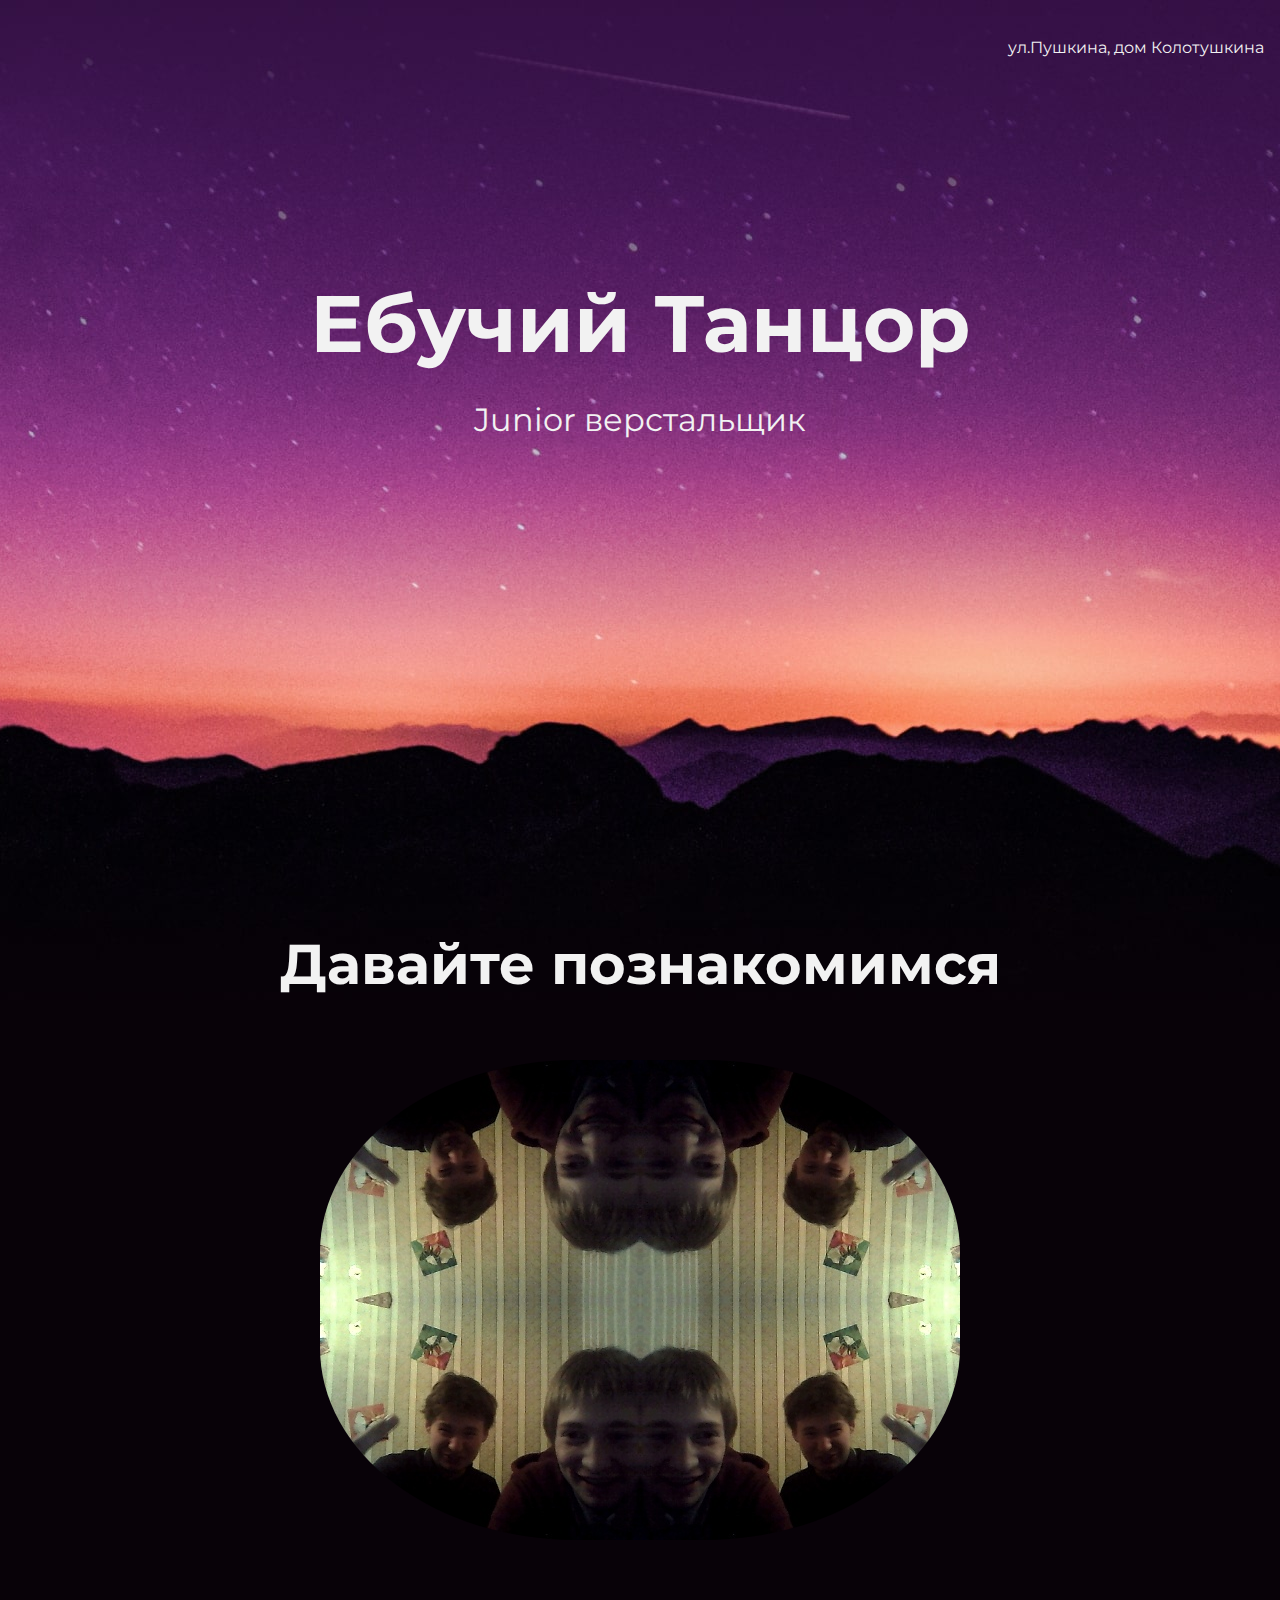
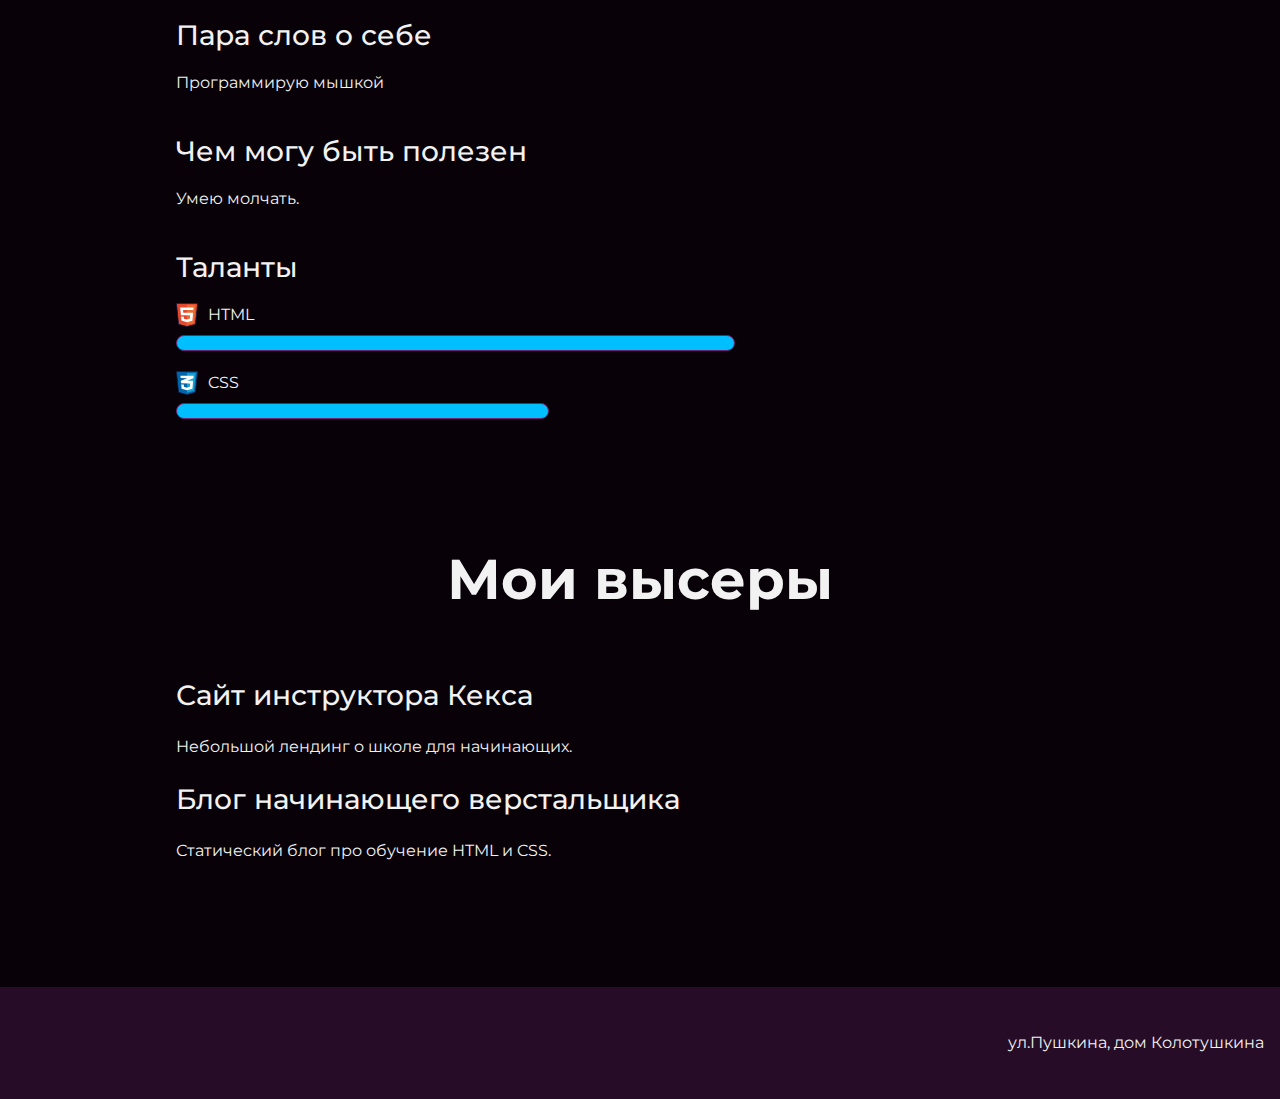
<file: index.html>
<!DOCTYPE html>
<html lang="ru">
  <head>
    <link href="https://fonts.googleapis.com/css?family=Montserrat:400,500,700|Old+Standard+TT&display=swap&subset=cyrillic" rel="stylesheet">
    <meta charset="UTF-8">
    <link rel="stylesheet" href="style.css">
    <title>Портфолио Junior верстальщика</title>
  </head>

  <body>
    <header class="page-header">
      <div class="container">
      ул.Пушкина, дом Колотушкина
    </div>
    </header>
      
    <section class="hero-image">
      <div class="container">

      <h1 class="heading">Ебучий Танцор</h1>
      <p>Junior верстальщик</p>
      </div>

    </section>

 

      <div class="container">

    <section class="intro">
      <h2 class="subheading">Давайте познакомимся</h2>
         <p class="avatar">
    <img class="avatar"src="img/Jc4plGiouPQ.jpg">
  </p>
      <h3>Пара слов о себе</h3>
      <p>Программирую мышкой</p>
      <h3>Чем могу быть полезен</h3>
      <p>Умею молчать.</p>
      <div class="skills">
        <h3> Таланты</h3>
        <dl class="skills-list">
          <dt class="skill-html">HTML</dt>
            <dd class="level" style="width: 60%;">60%</dd>
              <dt class="skill-css">CSS</dt>
            <dd class="level" style="width: 40%;">40%</dd>

      </div>
    </section>
</div>
      <div class="container">

    <section class="portfolio">
      <h2 class="subheading">Мои высеры</h2>

      <h3>Сайт инструктора Кекса</h3>
      <p>Небольшой лендинг о школе для начинающих.</p>

      <h3>Блог начинающего верстальщика</h3>
      <p>Статический блог про обучение HTML и CSS.</p>
    </section>
  </div>

    <footer class="page-footer">
            <div class="container">

      ул.Пушкина, дом Колотушкина
    </div>
    </footer>
  </body>
</html>
</file>
<file: style.css>
body {
  margin: 0;
  min-width: 960px;
  font-family: "Montserrat", "Helvetica", "Arial", sans-serif;
  font-size: 16px;
  line-height: 32px;
  color: #f2f2f2;
  background-color: #080208;
  background-image: url("img/hero-bg.jpg");
  background-repeat: no-repeat;
  background-position: top center;
}

.container {
  max-width: 928px;
  margin: 0 auto;
  padding: 0 16px;
}

.page-header {
  margin: 0 0 180px;
  padding: 32px 0 32px;
}

.page-header .container,
.page-footer .container {
  max-width: 1408px;
  text-align: right;
}

.page-header a {
  margin-left: 56px;
  color: #fea18d;
  text-decoration: none;
  background-repeat: no-repeat;
  background-position: left;
}

.header-email {
  padding-left: 30px;
  background-image: url("img/icon-email.svg");
}

.header-phone {
  padding-left: 25px;
  background-image: url("img/icon-phone.svg");
}

.hero-image {
  margin-bottom: 480px;
}

.hero-image .container {
  max-width: 1408px;
  text-align: center;
}

.heading {
  margin: 0 0 24px;
  font-size: 80px;
  line-height: 96px;
}

.hero-image p {
  margin: 0;
  font-size: 32px;
  line-height: 48px;
}

.intro {
  margin: 0 0 120px;
}

.subheading {
  margin: 0 0 56px;
  font-size: 56px;
  line-height: 80px;
  text-align: center;
}

.avatar {
  margin: 0 0 32px;
  text-align: center;
  border-radius: 40%;
}

.intro h3,
.portfolio h3 {
  margin: 0 0 12px;
  font-size: 28px;
  line-height: 40px;
  font-weight: 500;
}

.intro p {
  margin: 0 0 32px;
}

.skills-list {
  margin: 0;
  padding: 0;
}

.skills-list dt {
  padding-left: 32px;
  background-repeat: no-repeat;
  background-position: left;
}

.skill-html {
  background-image: url("img/icon-html.svg");
}

.skill-css {
  background-image: url("img/icon-css.svg");
}

.level {
  margin: 4px 0 16px;
  padding: 0;
  height: 14px;
  font-size: 0;
  background-color: #00bfff;;
  border: 1px solid #712073;
  border-radius: 8px;
}

.level div {
  margin: 1px;
  height: 12px;
  background-color: #fea18d;
  border-radius: 6px;
}

.portfolio {
  margin: 0 0 120px;
}

.projects {
  margin: 0;
  padding: 0;
  list-style: none;
}

.projects li {
  margin: 0 0 80px;
}

.project-image {
  margin: 0 0 24px;
  text-align: center;
}

.projects p {
  margin: 0 0 24px;
}

.button {
  padding: 6px 20px;
  display: inline-block;
  vertical-align: baseline;
  text-decoration: none;
  text-transform: uppercase;
  border-radius: 4px;
  background-color: #712073;
  color: #ffffff;
}

.page-footer {
  padding: 40px 0;
  background-color: #260c26;
}

.page-footer a {
  margin-left: 56px;
  color: #fea18d;
  text-decoration: none;
  background-repeat: no-repeat;
  background-position: left;
}

.footer-email {
  padding-left: 30px;
  background-image: url("img/icon-email.svg");
}

.footer-phone {
  padding-left: 25px;
  background-image: url("img/icon-phone.svg");
}
</file>
